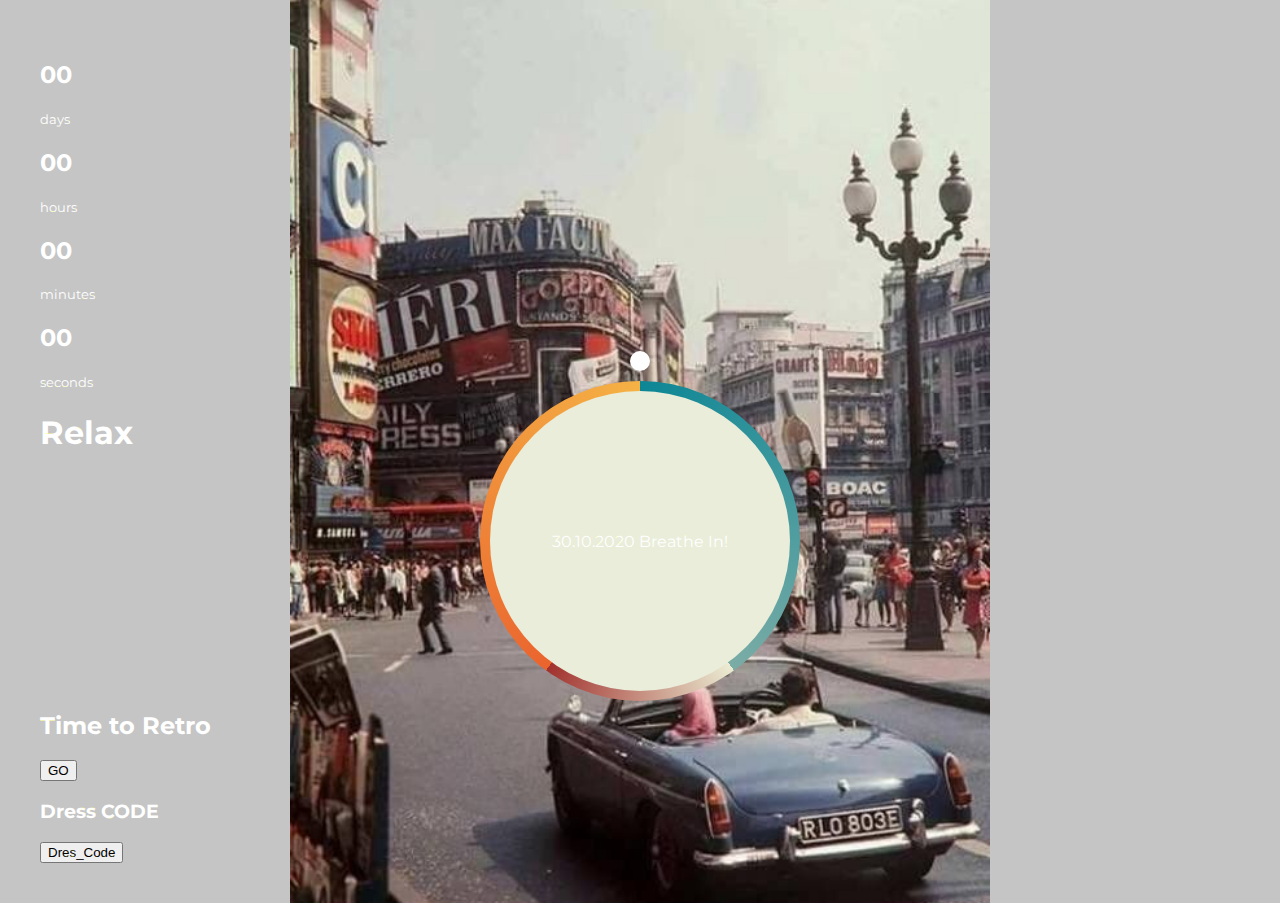
<file: index.html>
<!DOCTYPE html>
<html lang="en">
  <head>
    <meta charset="UTF-8" />
    <meta name="viewport" content="width=device-width, initial-scale=1.0" />
    <meta http-equiv="X-UA-Compatible" content="ie=edge" />
    <link rel="stylesheet" href="index.css" />
    <title>Relaxer</title>
  </head>
  <body>
  <div class="part first">
<div id="countdown" class="countdown">
      <div class="time">
        <h2 id="days">00</h2>
        <small>days</small>
      </div>
      <div class="time">
        <h2 id="hours">00</h2>
        <small>hours</small>
      </div>
      <div class="time">
        <h2 id="minutes">00</h2>
        <small>minutes</small>
      </div>
      <div class="time">
        <h2 id="seconds">00</h2>
        <small>seconds</small>
      </div>
    </div>
  </div>
  <section class="part second">
    <h1>Relax</h1>
    <div class="container" id="container">
      <div class="circle"></div>

      <p id="text"></p>

      <div class="pointer-container">
        <span class="pointer"></span>
      </div>
      <div class="gradient-circle"></div>
    </div>
  </section>
  <section >
  <h2>Time to Retro</h2>
  <div class="retro-container"></div>
  <button class="go-meetings">GO</button>
  </section>
   <section >
  <h3>Dress CODE</h3>
  <div class="retro-look"></div>
  <button class="Dres-Code">Dres_Code</button>
  </section> 
   <script src="js/index.js"></script> 
  </body>
</html>
</file>
<file: index.css>
@import url('https://fonts.googleapis.com/css?family=Montserrat&display=swap');

* {
  box-sizing: border-box;
  -webkit-text-stroke: 0.001px yellow;
}

body {
  background: #c5c5c5 no-repeat center;
  color: #fff;
  font-family: 'Montserrat', sans-serif;
  margin: 40px; 
  background-image: url(img/retro5.jpg);
  background-size: 700px;
}

.container {
  display: flex;
  align-items: center;
  justify-content: center;
  margin: auto;
  height: 300px;
  width: 300px;
  position: relative;
  transform: scale(1);
}

.circle {
  background-color: #E9EDD9;
  height: 100%;
  width: 100%;
  border-radius: 50%;
  position: absolute;
  top: 0;
  left: 0;
  z-index: -1;
}

.gradient-circle {
  background: conic-gradient(
    #0C8695 0%,
    #7BACA6 40%,
    #EBECD3 40%,
    #A1312D 60%,
    #EA642E 60%,
    #F5B245 100%
  );
  height: 320px;
  width: 320px;
  z-index: -2;
  border-radius: 50%;
  position: absolute;
  top: -10px;
  left: -10px;
}

.pointer {
  background-color: #fff;
  border-radius: 50%;
  height: 20px;
  width: 20px;
  display: block;
}

.pointer-container {
  position: absolute;
  top: -40px;
  left: 140px;
  width: 20px;
  height: 190px;
  animation: rotate 7.5s linear forwards infinite;
  transform-origin: bottom center;
}

@keyframes rotate {
  from {
    transform: rotate(0deg);
  }

  to {
    transform: rotate(360deg);
  }
}

.container.grow {
  animation: grow 3s linear forwards;
}

@keyframes grow {
  from {
    transform: scale(1);
  }

  to {
    transform: scale(1.2);
  }
}

.container.shrink {
  animation: shrink 3s linear forwards;
}

@keyframes shrink {
  from {
    transform: scale(1.2);
  }

  to {
    transform: scale(1);
  }
}

.part{
    display:grid;
    grid-template-columns: 1fr 1fr 1fr;
}
</file>
